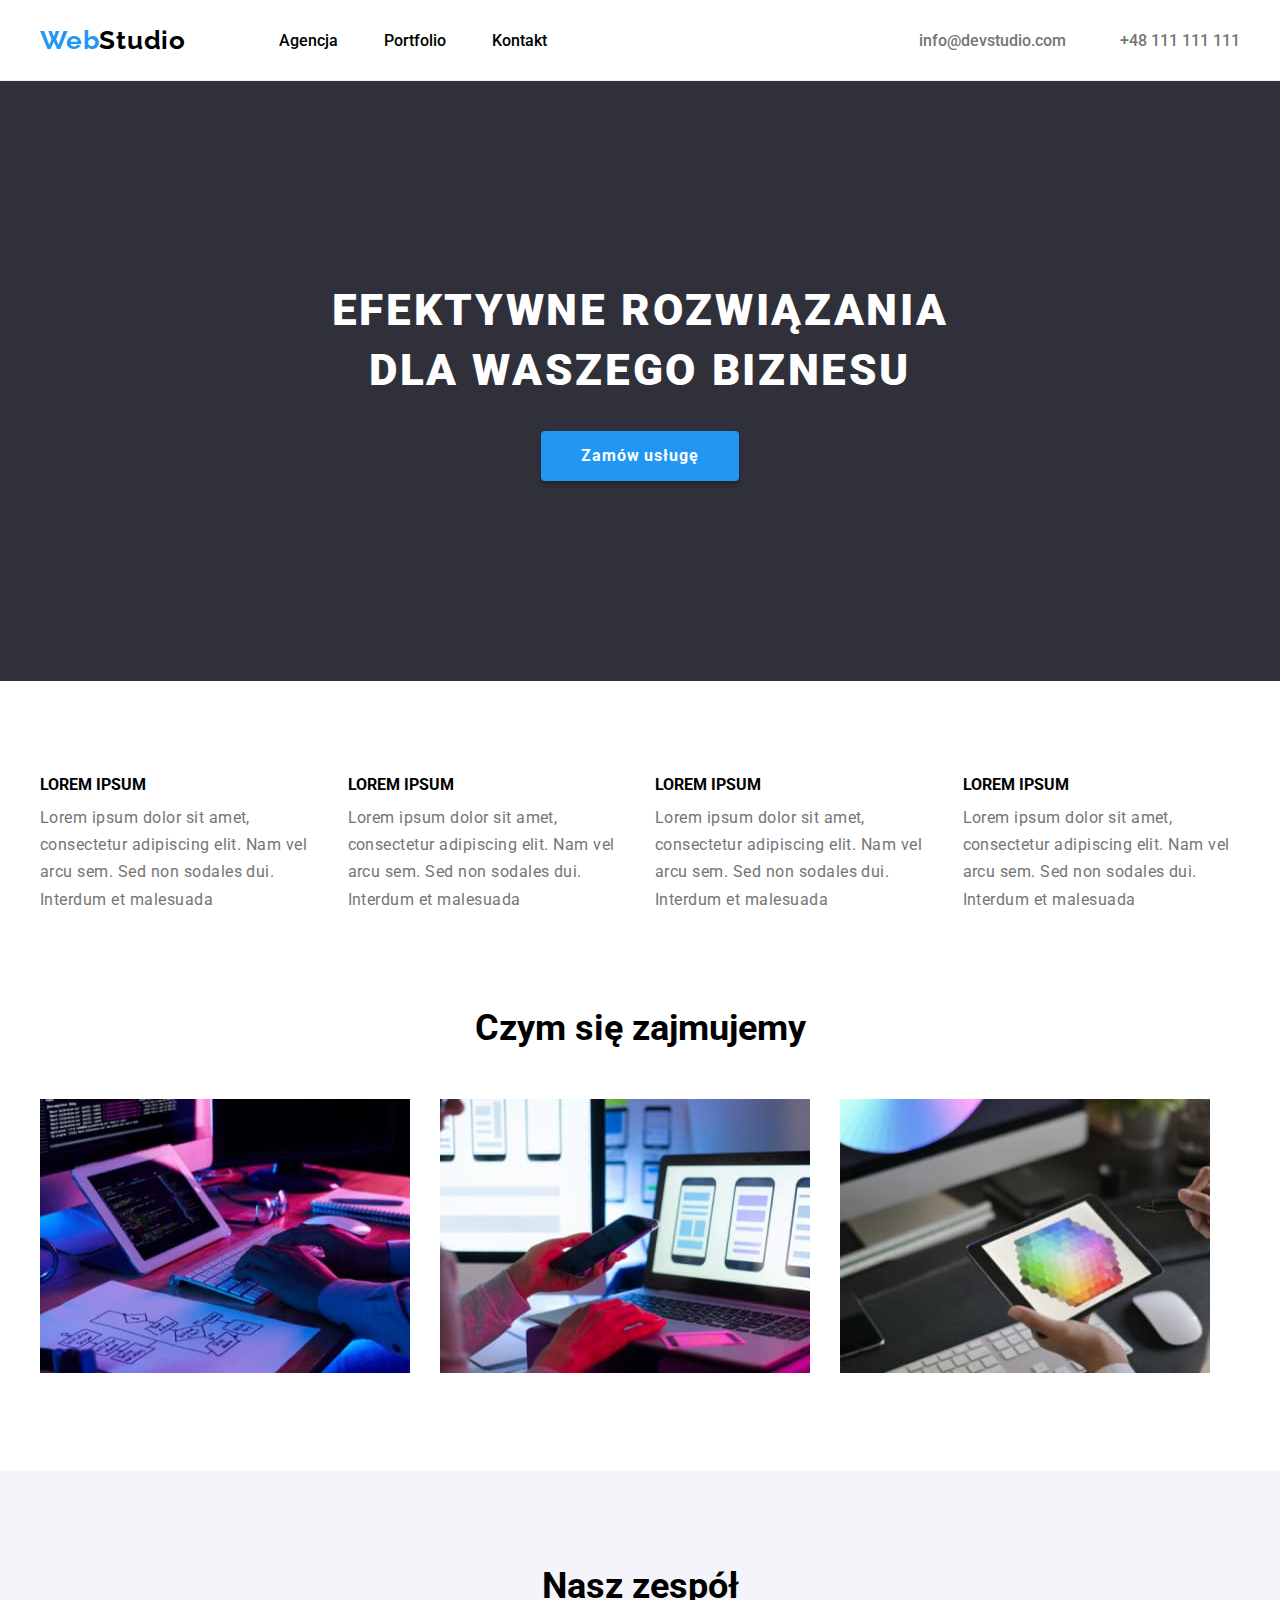
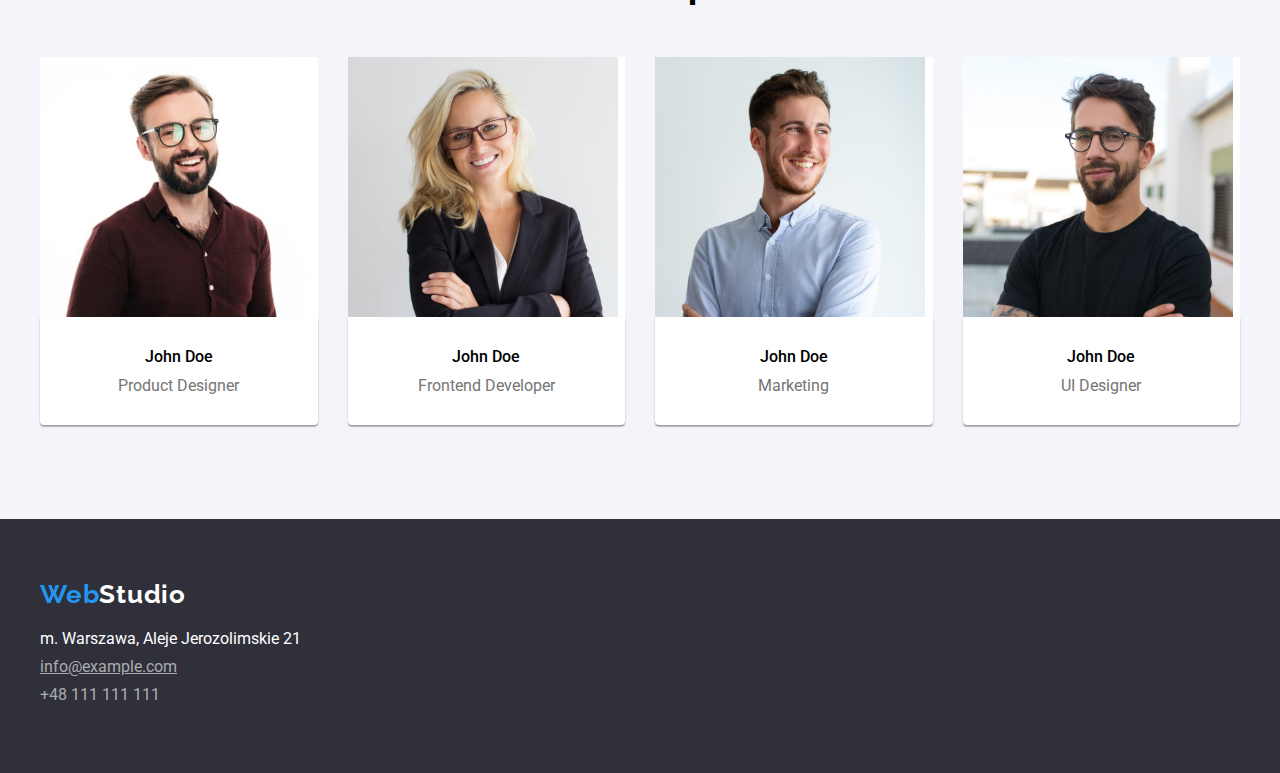
<file: index.html>
<!DOCTYPE html>
<html lang="pl">
  <head>
    <meta charset="UTF-8" />
    <title>Studio</title>
    <link
      rel="stylesheet"
      href="https://cdnjs.cloudflare.com/ajax/libs/modern-normalize/1.1.0/modern-normalize.min.css"
      integrity="sha512-wpPYUAdjBVSE4KJnH1VR1HeZfpl1ub8YT/NKx4PuQ5NmX2tKuGu6U/JRp5y+Y8XG2tV+wKQpNHVUX03MfMFn9Q=="
      crossorigin="anonymous"
      referrerpolicy="no-referrer"
    />
    <link rel="stylesheet" href="css/styles.css" />

    <link rel="preconnect" href="https://fonts.googleapis.com" />
    <link rel="preconnect" href="https://fonts.gstatic.com" crossorigin />
    <link
      href="https://fonts.googleapis.com/css2?family=Raleway:wght@700&family=Roboto:wght@400;500;700;900&display=swap"
      rel="stylesheet"
    />
  </head>
  <body>
    <header class="header-padding-border">
      <div class="container flex-header">
        <div class="header-logo-nav">
          <a class="logo" href="index.html"
            ><span class="logo-accent">Web</span>Studio</a
          >
          <nav>
            <ul class="nav-links list">
              <li>
                <a class="nav-link hover-focus-blue" href="#">Agencja</a>
              </li>
              <li>
                <a class="nav-link hover-focus-blue" href="portfolio.html"
                  >Portfolio</a
                >
              </li>
              <li>
                <a class="nav-link hover-focus-blue" href="#">Kontakt</a>
              </li>
            </ul>
          </nav>
        </div>
        <div>
          <a
            class="header-contact header-mail hover-focus-blue"
            href="mailto:info@devstudio.com"
            >info@devstudio.com</a
          >
          <a
            class="header-contact header-tel hover-focus-blue"
            href="tel:+48111111111"
            >+48 111 111 111</a
          >
        </div>
      </div>
    </header>

    <main>
      <!-- HERO -->

      <section class="section hero">
        <div class="container flex-hero">
          <h1 class="hero-header">Efektywne rozwiązania dla waszego biznesu</h1>
          <button class="hero-button button" type="button">Zamów usługę</button>
        </div>
      </section>

      <!-- OUR ADVANTAGES -->

      <div class="container advantages">
        <dl class="advantages-list">
          <div>
            <dt class="advantages-term">Lorem ipsum</dt>
            <dd class="advantages-description">
              Lorem ipsum dolor sit amet, consectetur adipiscing elit. Nam vel
              arcu sem. Sed non sodales dui. Interdum et malesuada
            </dd>
          </div>
          <div>
            <dt class="advantages-term">Lorem ipsum</dt>
            <dd class="advantages-description">
              Lorem ipsum dolor sit amet, consectetur adipiscing elit. Nam vel
              arcu sem. Sed non sodales dui. Interdum et malesuada
            </dd>
          </div>
          <div>
            <dt class="advantages-term">Lorem ipsum</dt>
            <dd class="advantages-description">
              Lorem ipsum dolor sit amet, consectetur adipiscing elit. Nam vel
              arcu sem. Sed non sodales dui. Interdum et malesuada
            </dd>
          </div>
          <div>
            <dt class="advantages-term">Lorem ipsum</dt>
            <dd class="advantages-description">
              Lorem ipsum dolor sit amet, consectetur adipiscing elit. Nam vel
              arcu sem. Sed non sodales dui. Interdum et malesuada
            </dd>
          </div>
        </dl>
      </div>

      <!-- WHAT WE DO -->

      <section class="section">
        <div class="container">
          <h2 class="section-title">Czym się zajmujemy</h2>
          <ul class="flex-showcase list">
            <li>
              <img
                src="images/what-we-do-1.jpg"
                alt="Typing on white keyboard"
                width="370"
                height="274"
              />
            </li>
            <li>
              <img
                src="images/what-we-do-2.jpg"
                alt="Smartphone in hand in front of laptop screen"
                width="370"
                height="274"
              />
            </li>
            <li>
              <img
                src="images/what-we-do-3.jpg"
                alt="Colour picker on tablet"
                width="370"
                height="274"
              />
            </li>
          </ul>
        </div>
      </section>

      <!-- OUR TEAM -->

      <section class="section team">
        <div class="container">
          <h2 class="section-title">Nasz zespół</h2>
          <ul class="list flex-team">
            <li class="team-member">
              <figure class="team-card">
                <img
                  src="images/our-team-product-designer.jpg"
                  alt="John Doe Product Designer"
                  width="270"
                  height="260"
                />
                <figcaption>
                  <h3 class="team-person">John Doe</h3>
                  <p class="team-role">Product Designer</p>
                </figcaption>
              </figure>
            </li>
            <li class="team-member">
              <figure class="team-card">
                <img
                  src="images/our-team-product-frontend-dev.jpg"
                  alt="John Doe Frontend Developer"
                  width="270"
                  height="260"
                />
                <figcaption>
                  <h3 class="team-person">John Doe</h3>
                  <p class="team-role">Frontend Developer</p>
                </figcaption>
              </figure>
            </li>
            <li class="team-member">
              <figure class="team-card">
                <img
                  src="images/our-team-product-marketing.jpg"
                  alt="John Doe Marketing"
                  width="270"
                  height="260"
                />
                <figcaption>
                  <h3 class="team-person">John Doe</h3>
                  <p class="team-role">Marketing</p>
                </figcaption>
              </figure>
            </li>
            <li class="team-member">
              <figure class="team-card">
                <img
                  src="images/our-team-ui-designer.jpg"
                  alt="John Doe UI Designer"
                  width="270"
                  height="260"
                />
                <figcaption>
                  <h3 class="team-person">John Doe</h3>
                  <p class="team-role">UI Designer</p>
                </figcaption>
              </figure>
            </li>
          </ul>
        </div>
      </section>
    </main>

    <footer class="footer">
      <div class="container">
        <a class="logo" href="index.html"
          ><span class="logo-accent">Web</span
          ><span class="logo-dark-background">Studio</span></a
        >
        <address class="footer-address">
          <ul class="list">
            <li class="footer-contact-item">
              <a
                class="footer-location"
                href="https://goo.gl/maps/CvA9eEBp1LzmgLzp8"
                target="-blank"
                >m. Warszawa, Aleje Jerozolimskie 21</a
              >
            </li>
            <li class="footer-contact-item">
              <a
                class="footer-mail hover-focus-white"
                href="mailto:info@example.com"
                >info@example.com</a
              >
            </li>
            <li class="footer-contact-item">
              <a class="footer-tel hover-focus-white" href="tel:+48111111111"
                >+48 111 111 111</a
              >
            </li>
          </ul>
        </address>
      </div>
    </footer>
  </body>
</html>
</file>
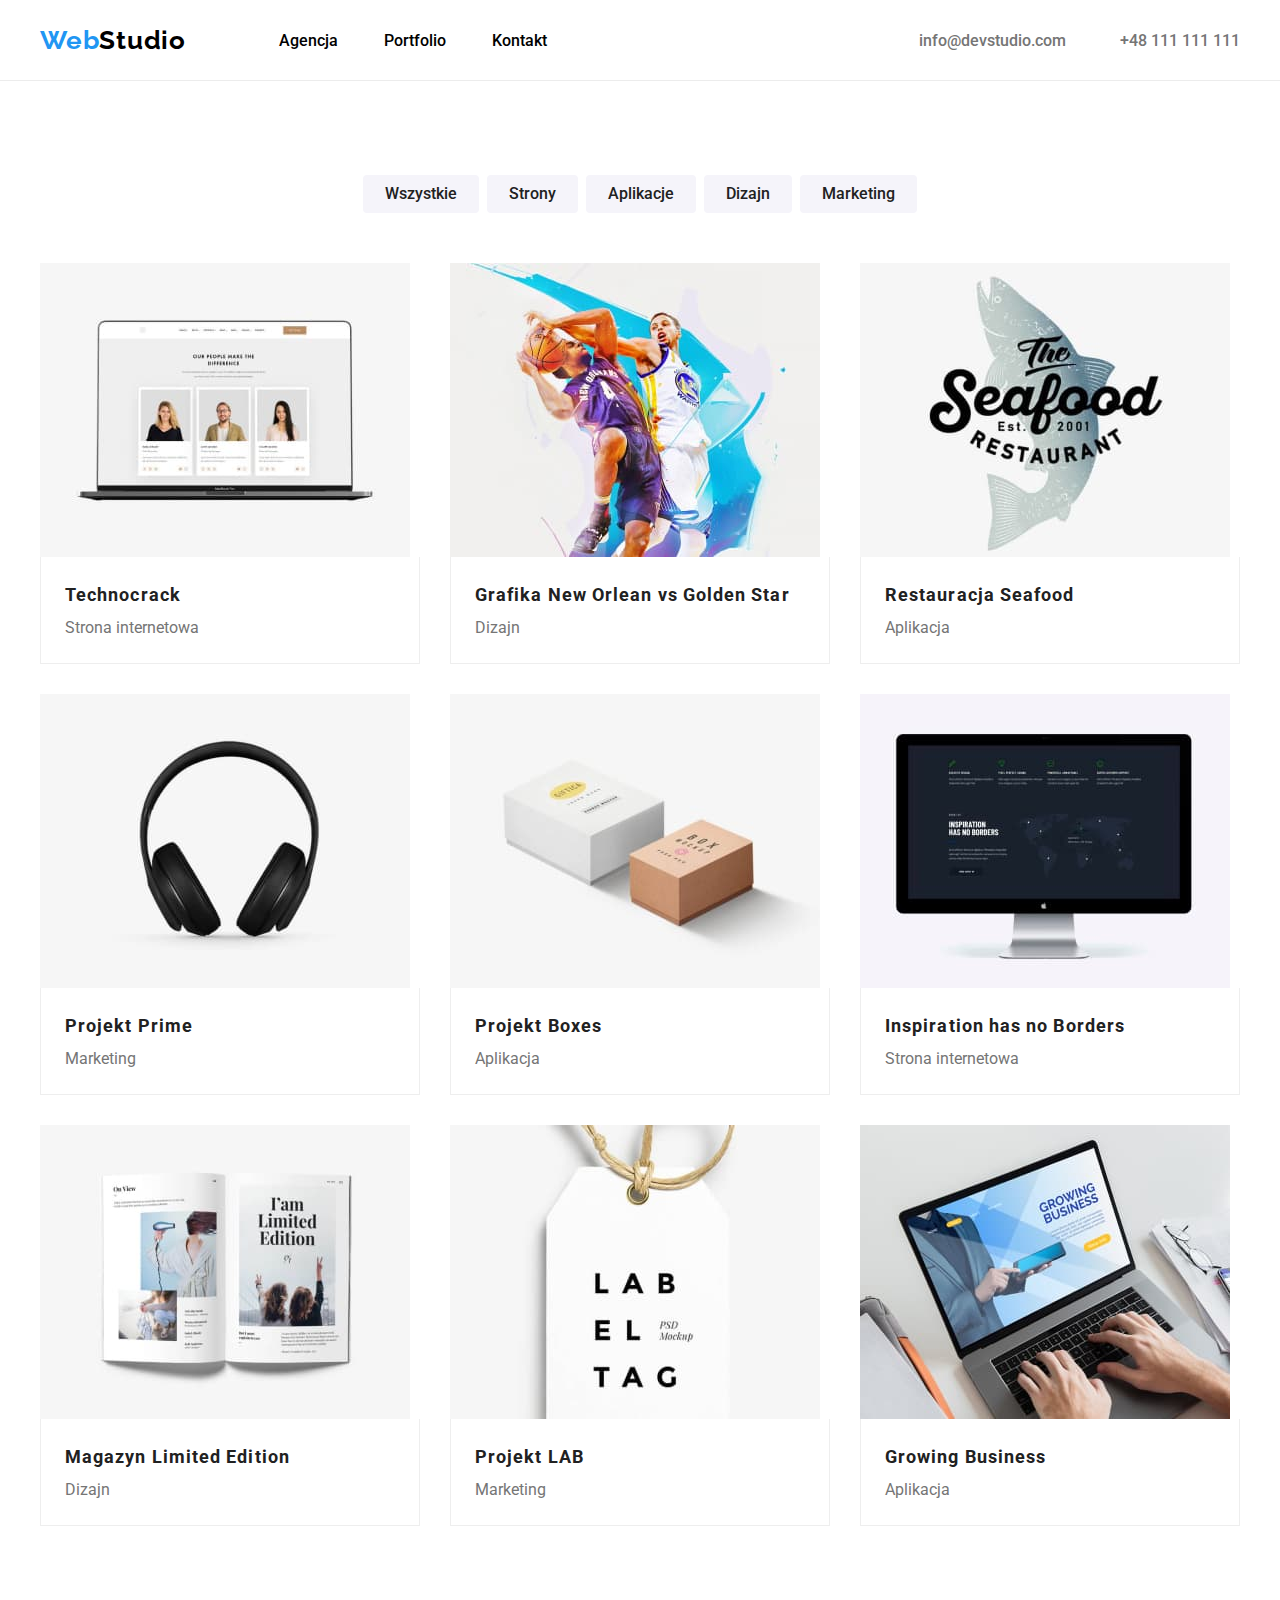
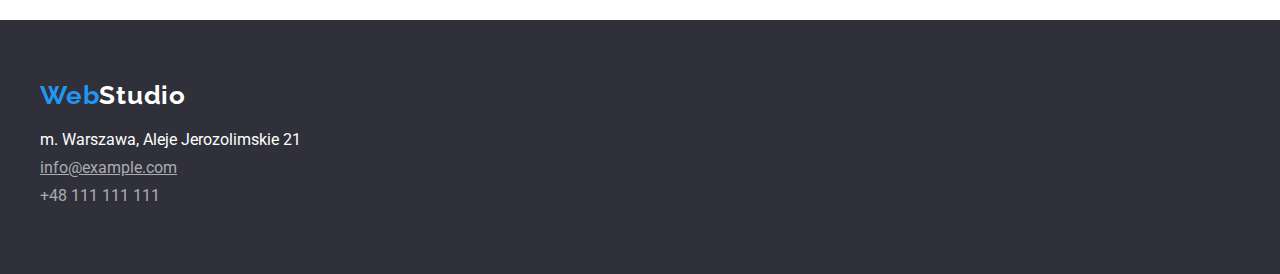
<file: portfolio.html>
<!DOCTYPE html>
<html lang="pl">
  <head>
    <meta charset="UTF-8" />
    <title>Portfolio</title>
    <link
      rel="stylesheet"
      href="https://cdnjs.cloudflare.com/ajax/libs/modern-normalize/1.1.0/modern-normalize.min.css"
      integrity="sha512-wpPYUAdjBVSE4KJnH1VR1HeZfpl1ub8YT/NKx4PuQ5NmX2tKuGu6U/JRp5y+Y8XG2tV+wKQpNHVUX03MfMFn9Q=="
      crossorigin="anonymous"
      referrerpolicy="no-referrer"
    />
    <link rel="stylesheet" href="css/styles.css" />

    <link rel="preconnect" href="https://fonts.googleapis.com" />
    <link rel="preconnect" href="https://fonts.gstatic.com" crossorigin />
    <link
      href="https://fonts.googleapis.com/css2?family=Raleway:wght@700&family=Roboto:wght@400;500;700;900&display=swap"
      rel="stylesheet"
    />
  </head>
  <body>
    <header class="header-padding-border">
      <div class="container flex-header">
        <div class="header-logo-nav">
          <a class="logo" href="index.html"
            ><span class="logo-accent">Web</span>Studio</a
          >
          <nav>
            <ul class="nav-links list">
              <li>
                <a class="nav-link hover-focus-blue" href="#">Agencja</a>
              </li>
              <li>
                <a class="nav-link hover-focus-blue" href="portfolio.html"
                  >Portfolio</a
                >
              </li>
              <li>
                <a class="nav-link hover-focus-blue" href="#">Kontakt</a>
              </li>
            </ul>
          </nav>
        </div>
        <div>
          <a
            class="header-contact header-mail hover-focus-blue"
            href="mailto:info@devstudio.com"
            >info@devstudio.com</a
          >
          <a
            class="header-contact header-tel hover-focus-blue"
            href="tel:+48111111111"
            >+48 111 111 111</a
          >
        </div>
      </div>
    </header>
    <main>
      <!-- FILTER -->
      <section class="section">
        <div class="container">
          <ul class="list filter-list">
            <li class="filter-option">
              <button class="filter-button button" type="button">
                Wszystkie
              </button>
            </li>
            <li class="filter-option">
              <button class="filter-button button" type="button">Strony</button>
            </li>
            <li class="filter-option">
              <button class="filter-button button" type="button">
                Aplikacje
              </button>
            </li>
            <li class="filter-option">
              <button class="filter-button button" type="button">Dizajn</button>
            </li>
            <li class="filter-option">
              <button class="filter-button button" type="button">
                Marketing
              </button>
            </li>
          </ul>

          <!-- PORTFOLIO GALLERY -->

          <ul class="list flex-portfolio">
            <li class="portfolio-project">
              <figure class="portfolio-card">
                <img
                  src="images/portfolio/technocrack.jpg"
                  alt="Technocrack project website"
                  width="370"
                  height="294"
                />
                <figcaption>
                  <h3 class="portfolio-project-title">Technocrack</h3>
                  <p class="portfolio-project-type">Strona internetowa</p>
                </figcaption>
              </figure>
            </li>
            <li class="portfolio-project">
              <figure class="portfolio-card">
                <img
                  src="images/portfolio/no-vs-gsw.jpg"
                  alt="New Orlean vs Golden State Warriors basketball players"
                  width="370"
                  height="294"
                />
                <figcaption>
                  <h3 class="portfolio-project-title">
                    Grafika New Orlean vs Golden Star
                  </h3>
                  <p class="portfolio-project-type">Dizajn</p>
                </figcaption>
              </figure>
            </li>
            <li class="portfolio-project">
              <figure class="portfolio-card">
                <img
                  src="images/portfolio/seafood-restaurant.jpg"
                  alt="Seafood Restaurant brand image"
                  width="370"
                  height="294"
                />
                <figcaption>
                  <h3 class="portfolio-project-title">Restauracja Seafood</h3>
                  <p class="portfolio-project-type">Aplikacja</p>
                </figcaption>
              </figure>
            </li>
            <li class="portfolio-project">
              <figure class="portfolio-card">
                <img
                  src="images/portfolio/projekt-prime.jpg"
                  alt="Projekt Prime headphones"
                  width="370"
                  height="294"
                />
                <figcaption>
                  <h3 class="portfolio-project-title">Projekt Prime</h3>
                  <p class="portfolio-project-type">Marketing</p>
                </figcaption>
              </figure>
            </li>
            <li class="portfolio-project">
              <figure class="portfolio-card">
                <img
                  src="images/portfolio/projekt-boxes.jpg"
                  alt="Projekt Boxes white and orange box"
                  width="370"
                  height="294"
                />
                <figcaption>
                  <h3 class="portfolio-project-title">Projekt Boxes</h3>
                  <p class="portfolio-project-type">Aplikacja</p>
                </figcaption>
              </figure>
            </li>
            <li class="portfolio-project">
              <figure class="portfolio-card">
                <img
                  src="images/portfolio/inspiration-has-no-borders.jpg"
                  alt="Inspiration has no Borders project website"
                  width="370"
                  height="294"
                />
                <figcaption>
                  <h3 class="portfolio-project-title">
                    Inspiration has no Borders
                  </h3>
                  <p class="portfolio-project-type">Strona internetowa</p>
                </figcaption>
              </figure>
            </li>
            <li class="portfolio-project">
              <figure class="portfolio-card">
                <img
                  src="images/portfolio/limited-edition-magazine.jpg"
                  alt="Limited Edition magazine design"
                  width="370"
                  height="294"
                />
                <figcaption>
                  <h3 class="portfolio-project-title">
                    Magazyn Limited Edition
                  </h3>
                  <p class="portfolio-project-type">Dizajn</p>
                </figcaption>
              </figure>
            </li>
            <li class="portfolio-project">
              <figure class="portfolio-card">
                <img
                  src="images/portfolio/projekt-lab.jpg"
                  alt="Projekt LAB tag label"
                  width="370"
                  height="294"
                />
                <figcaption>
                  <h3 class="portfolio-project-title">Projekt LAB</h3>
                  <p class="portfolio-project-type">Marketing</p>
                </figcaption>
              </figure>
            </li>
            <li class="portfolio-project">
              <figure class="portfolio-card">
                <img
                  src="images/portfolio/growing-business.jpg"
                  alt="Growing Business web application"
                  width="370"
                  height="294"
                />
                <figcaption>
                  <h3 class="portfolio-project-title">Growing Business</h3>
                  <p class="portfolio-project-type">Aplikacja</p>
                </figcaption>
              </figure>
            </li>
          </ul>
        </div>
      </section>
    </main>

    <footer class="footer">
      <div class="container">
        <a class="logo" href="index.html"
          ><span class="logo-accent">Web</span
          ><span class="logo-dark-background">Studio</span></a
        >
        <address class="footer-address">
          <ul class="list">
            <li class="footer-contact-item">
              <a
                class="footer-location"
                href="https://goo.gl/maps/CvA9eEBp1LzmgLzp8"
                target="-blank"
                >m. Warszawa, Aleje Jerozolimskie 21</a
              >
            </li>
            <li class="footer-contact-item">
              <a
                class="footer-mail hover-focus-white"
                href="mailto:info@example.com"
                >info@example.com</a
              >
            </li>
            <li class="footer-contact-item">
              <a class="footer-tel hover-focus-white" href="tel:+48111111111"
                >+48 111 111 111</a
              >
            </li>
          </ul>
        </address>
      </div>
    </footer>
  </body>
</html>
</file>
<file: css/styles.css>
/* ROOT */

:root {
  --main-background-color: #2f303a;
  --main-brand-color: #2196f3;
  --main-text-color: #000;
  --alternative-text-color-white: #fff;
  --alternative-text-color-grey: #757575;
  --alternative-text-color-darkgrey: #212121;
  --alternative-text-color-black-alfa60: #ffffff99;
  --alternative-background-color-lightgrey: #f5f4fa;
  --alternative-background-color-white: #fff;
  --accent-division-line-lightgrey: #ececec;
}

/* GLOBAL */

* {
  margin: 0;
  padding: 0;
}

body {
  color: var(--main-text-color);
  font-family: Roboto, sans-serif;
}

.button {
  font-family: inherit;
}

.container {
  max-width: 1200px;
  margin: 0 auto;
  padding: 0 15px;
}

.hover-focus-blue:active,
.hover-focus-blue:focus,
.hover-focus-blue:hover {
  color: var(--main-brand-color);
}

.hover-focus-white:active,
.hover-focus-white:focus,
.hover-focus-white:hover {
  color: var(--alternative-text-color-white);
}

.list {
  list-style: none;
}

.section {
  padding-top: 94px;
  padding-bottom: 94px;
}

/* HEADER*/

.header-padding-border {
  border-bottom: 1px solid var(--accent-division-line-lightgrey);
  padding: 25px 0;
}

.flex-header {
  display: flex;
  justify-content: space-between;
  align-items: center;
}

.header-logo-nav {
  display: flex;
  align-items: center;
  gap: 93px;
}

.logo,
.logo:visited,
.logo:active {
  color: var(--main-text-color);
  font-family: Raleway, sans-serif;
  font-size: 26px;
  font-weight: 700;
  letter-spacing: 0.03em;
  text-decoration: none;
}

.logo-accent {
  color: var(--main-brand-color);
}

.nav-links {
  display: flex;
  gap: 46px;
}

.nav-link {
  color: var(--main-text-color);
  font-weight: 500;
  text-decoration: none;
}

.header-contact {
  color: var(--alternative-text-color-grey);
  font-weight: 500;
  text-decoration: none;
}

.header-mail {
  margin-right: 50px;
}

/* MAIN */

/* HERO */
.hero {
  background-color: var(--main-background-color);
  padding: 200px 0;
}

.flex-hero {
  display: flex;
  align-items: center;
  flex-direction: column;
  gap: 30px;
}

.hero-header {
  color: var(--alternative-text-color-white);
  font-size: 44px;
  font-weight: 900;
  letter-spacing: 0.06em;
  line-height: 1.36em;
  width: 696px;
  text-transform: uppercase;
  text-align: center;
}

.hero-button {
  background-color: var(--main-brand-color);
  border: none;
  border-radius: 4px;
  box-shadow: 0px 4px 4px #00000040;
  color: var(--alternative-text-color-white);
  cursor: pointer;
  font-size: 16px;
  font-weight: 700;
  letter-spacing: 0.06em;
  line-height: 1.88em;
  padding: 10px 40px;
}

/* OUR ADVANTAGES */

.advantages {
  padding-top: 94px;
}

.advantages-list {
  display: flex;
  gap: 30px;
}

.advantages-term {
  font-weight: 700;
  text-transform: uppercase;
  margin-bottom: 10px;
}

.advantages-description {
  color: var(--alternative-text-color-grey);
  letter-spacing: 0.03em;
  line-height: 1.71em;
}

/* WHAT WE DO */

.flex-showcase {
  display: flex;
  align-items: center;
  gap: 30px;
}

.section-title {
  font-size: 36px;
  font-weight: 700;
  text-align: center;
  margin-bottom: 50px;
}

/* OUR TEAM */

.team {
  background-color: var(--alternative-background-color-lightgrey);
}

.flex-team {
  display: flex;
  gap: 30px;
}

.team-member {
  flex-basis: calc((100% - 90px) / 3);
}

.team-card {
  background-color: var(--alternative-background-color-white);
}

.team-card > img {
  display: block;
}

.team-card > figcaption {
  display: flex;
  flex-direction: column;
  align-items: center;
  gap: 10px;
  padding: 30px 0;

  box-shadow: 0px 1px 3px #0000001f, 0px 1px 1px #00000024,
    0px 2px 1px #00000033;
  border-radius: 0px 0px 4px 4px;
}

.team-person {
  font-size: 16px;
  font-weight: 500;
}

.team-role {
  color: var(--alternative-text-color-grey);
  font-size: 16px;
}

/* FOOTER */

.footer {
  background-color: var(--main-background-color);
  padding: 60px 0;
}

.logo-dark-background {
  color: var(--alternative-text-color-white);
}

.footer-address {
  margin-top: 20px;
}

.footer-contact-item {
  font-style: normal;
  margin-bottom: 9px;
}

.footer-location {
  color: var(--alternative-text-color-white);
  text-decoration: none;
}

.footer-mail {
  color: var(--alternative-text-color-black-alfa60);
  text-decoration: underline;
}

.footer-tel {
  color: var(--alternative-text-color-black-alfa60);
  text-decoration: none;
}

/* PORTFOLIO */

/* FITLER */

.filter-list {
  display: flex;
  justify-content: center;
  gap: 8px;
  padding-bottom: 50px;
}

.filter-button {
  background-color: var(--alternative-background-color-lightgrey);
  border: none;
  border-radius: 4px;
  color: var(--alternative-text-color-darkgrey);
  cursor: pointer;
  font-size: 16px;
  font-weight: 500;
  line-height: 1.63em;
  padding: 6px 22px;
}

.filter-button:active,
.filter-button:focus,
.filter-button:hover {
  background-color: var(--main-brand-color);
  color: var(--alternative-text-color-white);
  box-shadow: 0px 3px 1px #0000001a, 0px 1px 2px #00000014,
    0px 2px 2px #0000001f;
}

/* PORTFOLIO GALLERY */

.flex-portfolio {
  display: flex;
  flex-wrap: wrap;
  gap: 30px;
}

.portfolio-project {
  flex-basis: calc((100% - 60px) / 3);
}

.portfolio-card > img {
  display: block;
}

.portfolio-card > figcaption {
  padding: 20px 24px;
  border-left: 1px solid #eee;
  border-right: 1px solid #eee;
  border-bottom: 1px solid #eee;
}

.portfolio-project-title {
  color: var(--alternative-text-color-darkgrey);
  font-size: 18px;
  font-weight: 700;
  letter-spacing: 0.06em;
  line-height: 2em;
}

.portfolio-project-type {
  color: var(--alternative-text-color-grey);
  font-size: 16px;
  line-height: 1.88em;
}
</file>
